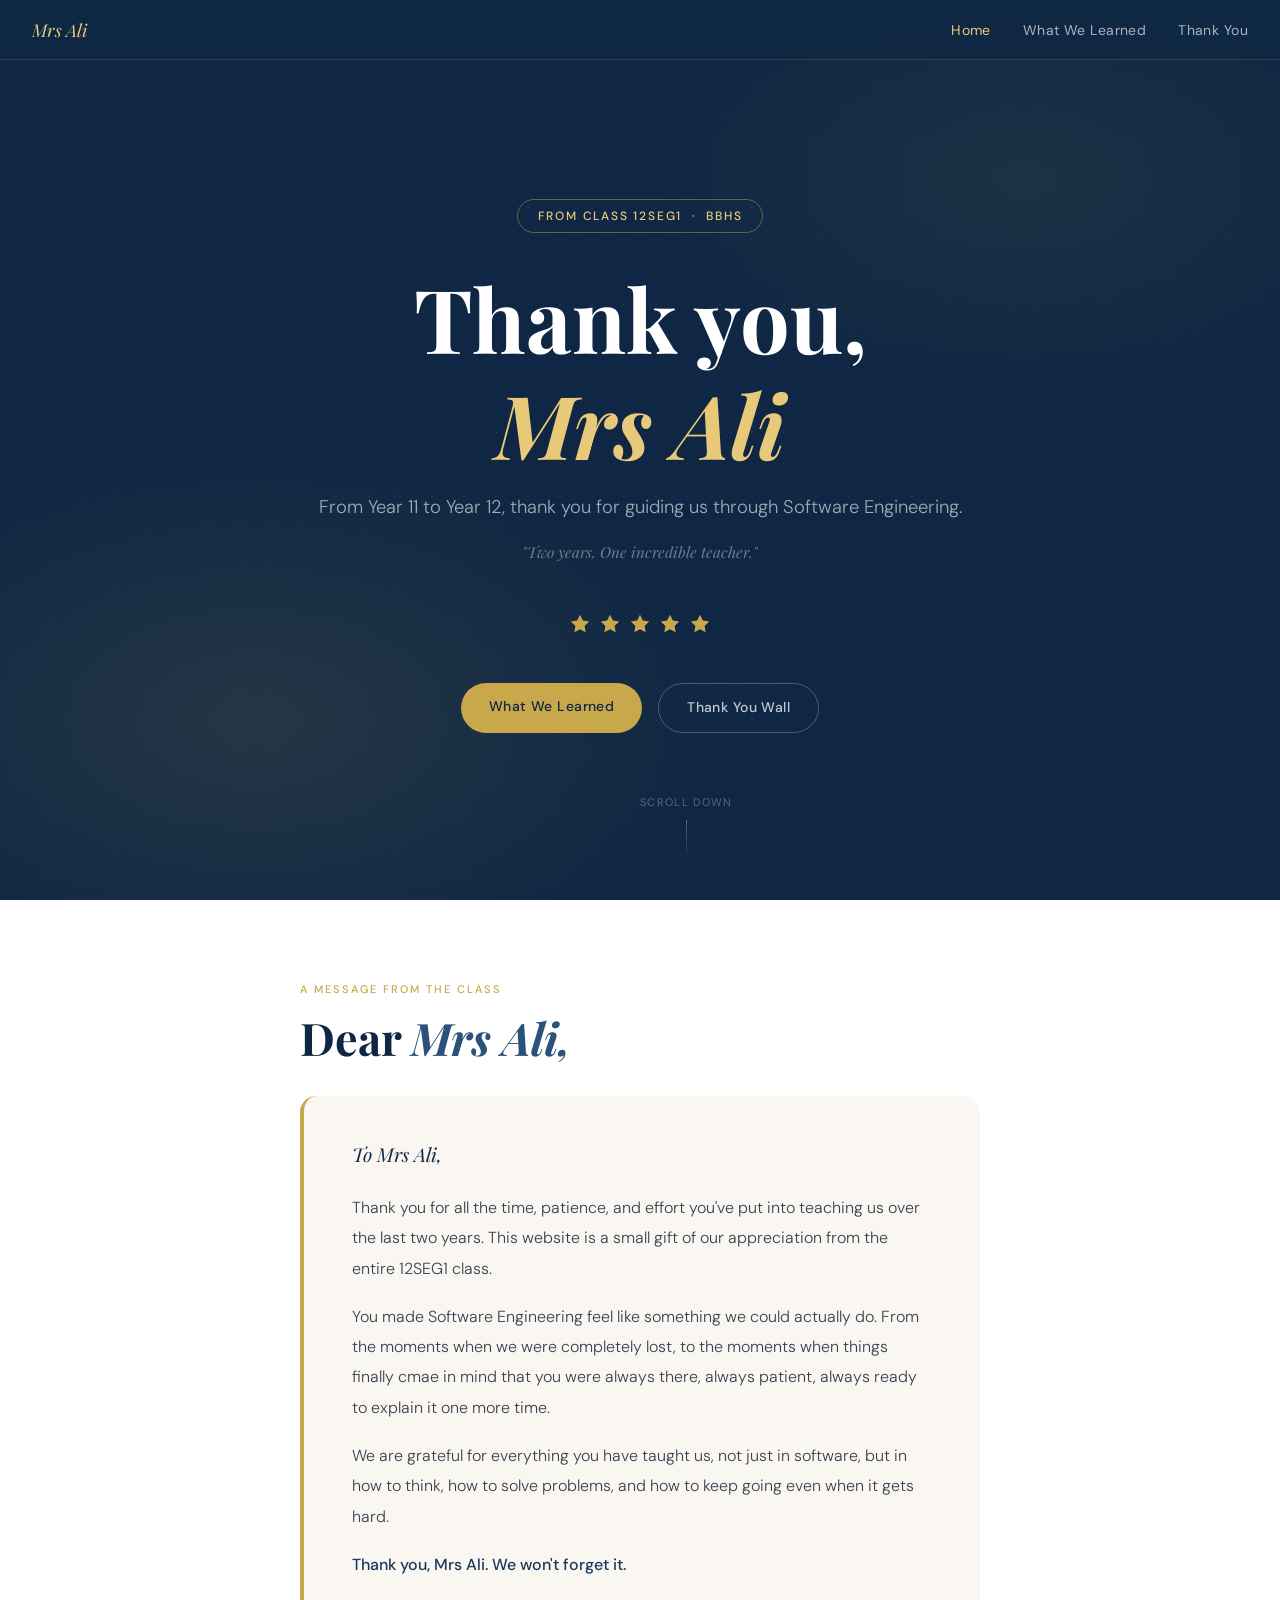
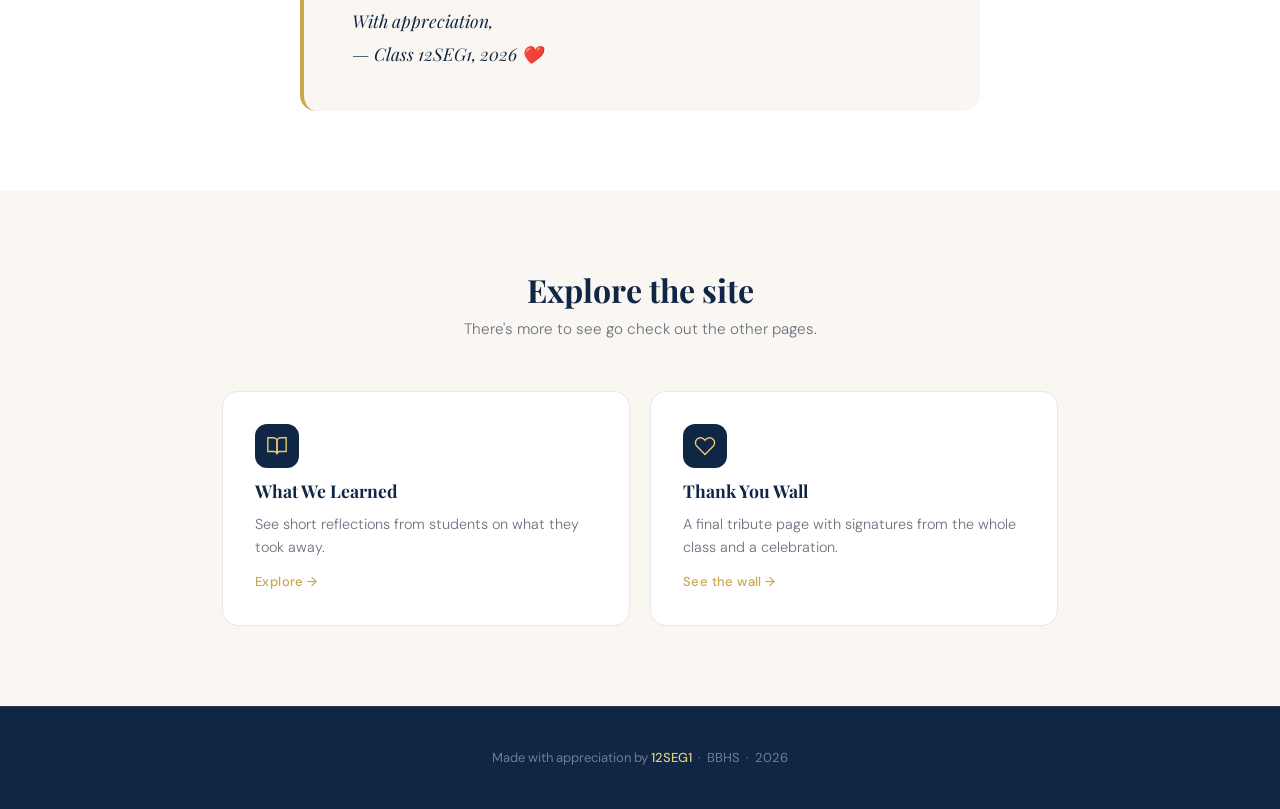
<file: index.html>
<!DOCTYPE html>
<html lang="en">
<head>
  <meta charset="UTF-8">
  <meta name="viewport" content="width=device-width, initial-scale=1.0">
  <title>Thank You, Mrs Ali — 12SEG1</title>
  <link rel="stylesheet" href="CSS/style.css">
</head>
<body>

  <!-- NAVBAR -->
  <nav>
    <a href="index.html" class="nav-logo">Mrs Ali</a>
    <ul class="nav-links">
      <li><a href="index.html" class="active">Home</a></li>
      <li><a href="learned.html">What We Learned</a></li>
      <li><a href="wall.html">Thank You</a></li>
    </ul>
  </nav>

  <!-- HERO -->
  <section class="hero">
    <div class="hero-dots"></div>
    <div class="hero-content">
      <div class="badge">From class 12SEG1 &nbsp;·&nbsp; BBHS</div>
      <h1>Thank you,<br><em>Mrs Ali</em></h1>
      <p class="hero-sub">From Year 11 to Year 12, thank you for guiding us through Software Engineering.</p>
      <p class="hero-tagline">"Two years. One incredible teacher."</p>
      <div class="stars-row">
        <svg class="star" viewBox="0 0 24 24"><path d="M12 2l3.09 6.26L22 9.27l-5 4.87 1.18 6.88L12 17.77l-6.18 3.25L7 14.14 2 9.27l6.91-1.01L12 2z"/></svg>
        <svg class="star" viewBox="0 0 24 24"><path d="M12 2l3.09 6.26L22 9.27l-5 4.87 1.18 6.88L12 17.77l-6.18 3.25L7 14.14 2 9.27l6.91-1.01L12 2z"/></svg>
        <svg class="star" viewBox="0 0 24 24"><path d="M12 2l3.09 6.26L22 9.27l-5 4.87 1.18 6.88L12 17.77l-6.18 3.25L7 14.14 2 9.27l6.91-1.01L12 2z"/></svg>
        <svg class="star" viewBox="0 0 24 24"><path d="M12 2l3.09 6.26L22 9.27l-5 4.87 1.18 6.88L12 17.77l-6.18 3.25L7 14.14 2 9.27l6.91-1.01L12 2z"/></svg>
        <svg class="star" viewBox="0 0 24 24"><path d="M12 2l3.09 6.26L22 9.27l-5 4.87 1.18 6.88L12 17.77l-6.18 3.25L7 14.14 2 9.27l6.91-1.01L12 2z"/></svg>
      </div>
      <div class="hero-nav-btns">
        <a href="learned.html" class="btn btn-primary">What We Learned</a>
        <a href="wall.html" class="btn btn-outline">Thank You Wall</a>
      </div>
    </div>
    <div class="scroll-hint">
      <span>Scroll down</span>
      <div class="scroll-line"></div>
    </div>
  </section>

  <!-- LETTER MESSAGE -->
  <section class="message-section">
    <div class="message-inner" id="message">
      <div class="section-label">A message from the class</div>
      <h2>Dear <em>Mrs Ali,</em></h2>
      <div class="letter">
        <p class="salutation">To Mrs Ali,</p>
        <p>Thank you for all the time, patience, and effort you've put into teaching us over the last two years. This website is a small gift of our appreciation from the entire 12SEG1 class.</p>
        <p>You made Software Engineering feel like something we could actually do. From the moments when we were completely lost, to the moments when things finally cmae in mind that you were always there, always patient, always ready to explain it one more time.</p>
        <p>We are grateful for everything you have taught us, not just in software, but in how to think, how to solve problems, and how to keep going even when it gets hard.</p>
        <p><strong>Thank you, Mrs Ali. We won't forget it.</strong></p>
        <p class="closing">With appreciation,<br>— Class 12SEG1, 2026 ❤️</p>
      </div>
    </div>
  </section>

  <!-- QUICK LINKS -->
  <section class="links-section">
    <h2>Explore the site</h2>
    <p class="links-sub">There's more to see go check out the other pages.</p>
    <div class="links-grid">

      <a href="learned.html" class="link-card" id="lc1">
        <div class="link-card-icon">
          <svg viewBox="0 0 24 24"><path d="M2 3h6a4 4 0 0 1 4 4v14a3 3 0 0 0-3-3H2z"/><path d="M22 3h-6a4 4 0 0 0-4 4v14a3 3 0 0 1 3-3h7z"/></svg>
        </div>
        <h3>What We Learned</h3>
        <p>See short reflections from students on what they took away.</p>
        <span class="arrow">Explore →</span>
      </a>

      <a href="wall.html" class="link-card" id="lc2">
        <div class="link-card-icon">
          <svg viewBox="0 0 24 24"><path d="M20.84 4.61a5.5 5.5 0 0 0-7.78 0L12 5.67l-1.06-1.06a5.5 5.5 0 0 0-7.78 7.78l1.06 1.06L12 21.23l7.78-7.78 1.06-1.06a5.5 5.5 0 0 0 0-7.78z"/></svg>
        </div>
        <h3>Thank You Wall</h3>
        <p>A final tribute page with signatures from the whole class and a celebration.</p>
        <span class="arrow">See the wall →</span>
      </a>

    </div>
  </section>

  <!-- FOOTER -->
  <footer>
    Made with appreciation by <span>12SEG1</span> &nbsp;·&nbsp; BBHS &nbsp;·&nbsp; 2026
  </footer>

  <script>
    const observer = new IntersectionObserver(els => {
      els.forEach(el => { if (el.isIntersecting) { el.target.classList.add('visible'); observer.unobserve(el.target); } });
    }, { threshold: 0.1 });

    ['message', 'lc1', 'lc2'].forEach(id => {
      const el = document.getElementById(id);
      if (el) observer.observe(el);
    });
  </script>

</body>
</html>
</file>
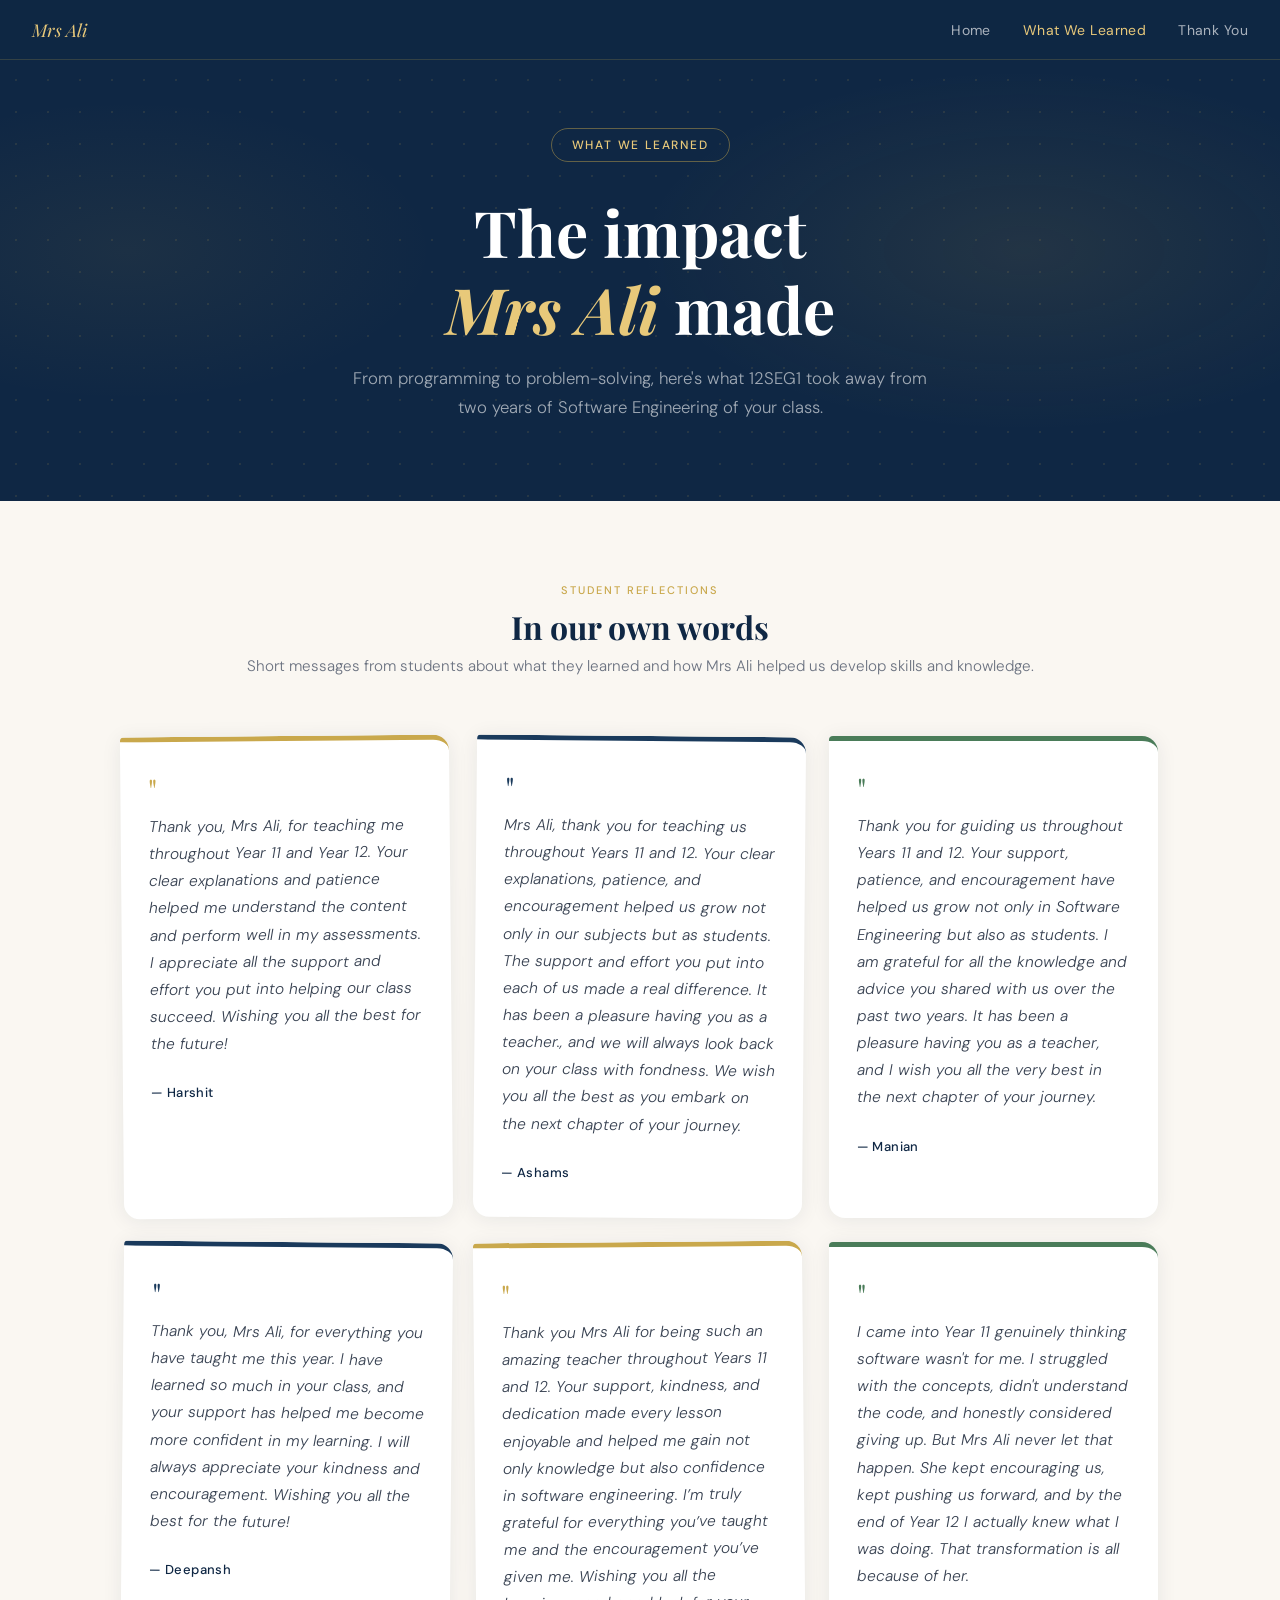
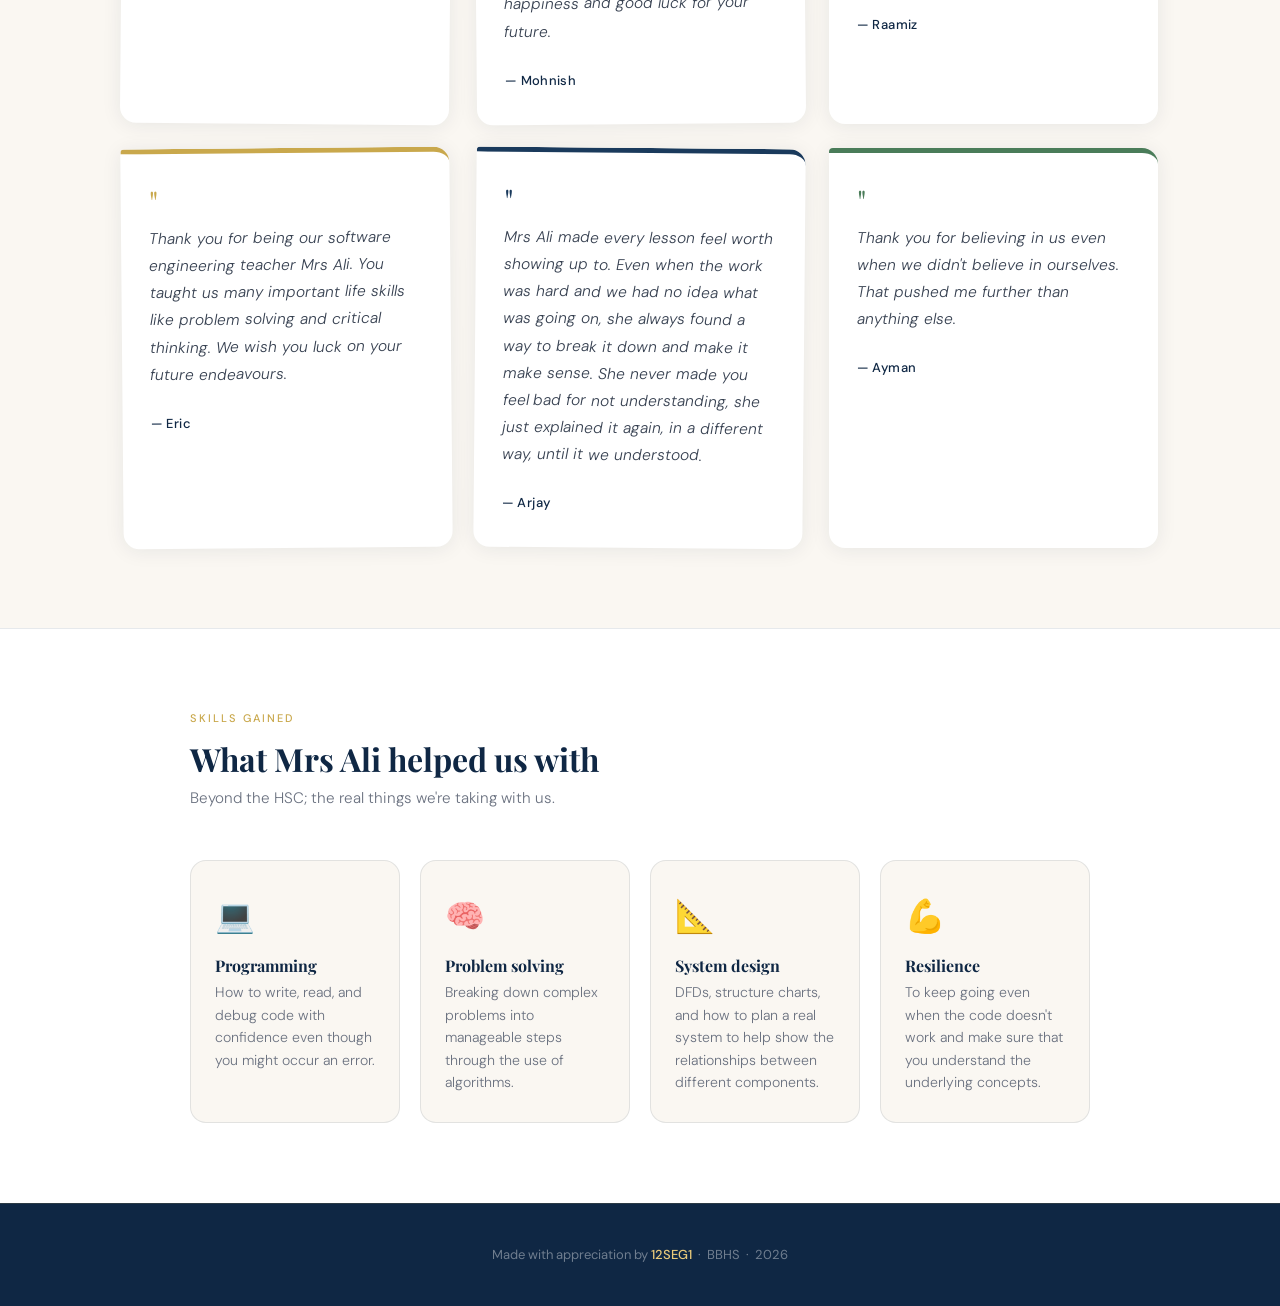
<file: learned.html>
<!DOCTYPE html>
<html lang="en">
<head>
  <meta charset="UTF-8">
  <meta name="viewport" content="width=device-width, initial-scale=1.0">
  <title>What We Learned — Mrs Ali · 12SEG1</title>
  <link rel="stylesheet" href="CSS/style.css">
  <style>
    .learned-hero {
      background: var(--navy);
      padding: 8rem 2rem 5rem;
      text-align: center;
      position: relative;
      overflow: hidden;
    }

    .learned-hero::before {
      content: '';
      position: absolute;
      inset: 0;
      background:
        radial-gradient(ellipse 50% 60% at 80% 50%, rgba(201,168,76,0.10) 0%, transparent 60%),
        radial-gradient(ellipse 40% 50% at 10% 50%, rgba(201,168,76,0.07) 0%, transparent 60%);
      pointer-events: none;
    }

    .learned-hero .hero-dots {
      position: absolute;
      inset: 0;
      background-image: radial-gradient(rgba(201,168,76,0.12) 1px, transparent 1px);
      background-size: 32px 32px;
      pointer-events: none;
    }

    .learned-hero-content { position: relative; z-index: 1; max-width: 600px; margin: 0 auto; }

    .learned-hero h1 {
      font-family: 'Playfair Display', serif;
      font-size: clamp(2.5rem, 6vw, 4rem);
      color: #fff;
      margin-bottom: 1rem;
      opacity: 0;
      animation: fadeUp 0.8s ease 0.3s forwards;
    }

    .learned-hero h1 em { color: var(--gold-light); }

    .learned-hero p {
      color: rgba(255,255,255,0.6);
      font-size: 1.05rem;
      font-weight: 300;
      opacity: 0;
      animation: fadeUp 0.8s ease 0.5s forwards;
    }

    /* STICKY NOTES GRID */
    .notes-section {
      max-width: 1100px;
      margin: 0 auto;
      padding: 5rem 2rem;
    }

    .notes-section .section-label {
      text-align: center;
      margin-bottom: 0.5rem;
    }

    .notes-section h2 {
      font-size: 2rem;
      color: var(--navy);
      text-align: center;
      margin-bottom: 0.5rem;
    }

    .notes-sub {
      text-align: center;
      color: var(--muted);
      font-size: 0.95rem;
      margin-bottom: 3.5rem;
    }

    .notes-grid {
      display: grid;
      grid-template-columns: repeat(auto-fill, minmax(260px, 1fr));
      gap: 1.5rem;
    }

    .note {
      background: var(--white);
      border-radius: 4px 16px 16px 16px;
      padding: 2rem 1.75rem;
      position: relative;
      border-top: 5px solid var(--gold);
      box-shadow: 0 2px 20px rgba(15,39,68,0.08);
      opacity: 0;
      transform: translateY(24px) rotate(-0.5deg);
      transition: opacity 0.6s ease, transform 0.6s ease, box-shadow 0.25s ease;
    }

    .note:nth-child(even) {
      transform: translateY(24px) rotate(0.5deg);
      border-top-color: var(--navy-mid);
    }

    .note:nth-child(3n) {
      border-top-color: #4a7c59;
    }

    .note.visible {
      opacity: 1;
      transform: translateY(0) rotate(-0.5deg);
    }

    .note:nth-child(even).visible {
      transform: translateY(0) rotate(0.5deg);
    }

    .note:nth-child(3n).visible {
      transform: translateY(0) rotate(0deg);
    }

    .note:hover {
      box-shadow: 0 8px 32px rgba(15,39,68,0.14);
      transform: translateY(-4px) rotate(0deg) !important;
    }

    .note-quote {
      font-size: 2rem;
      color: var(--gold);
      font-family: 'Playfair Display', serif;
      line-height: 1;
      margin-bottom: 0.5rem;
    }

    .note:nth-child(even) .note-quote { color: var(--navy-mid); }
    .note:nth-child(3n) .note-quote { color: #4a7c59; }

    .note p {
      font-size: 0.97rem;
      line-height: 1.75;
      color: #374151;
      font-style: italic;
      margin-bottom: 1.25rem;
    }

    .note-author {
      font-size: 13px;
      font-weight: 500;
      color: var(--navy);
      font-style: normal;
      letter-spacing: 0.03em;
    }

    /* CATEGORIES */
    .categories {
      background: var(--white);
      padding: 5rem 2rem;
      border-top: 1px solid var(--border);
    }

    .categories-inner {
      max-width: 900px;
      margin: 0 auto;
    }

    .categories h2 {
      font-size: 2rem;
      color: var(--navy);
      margin-bottom: 0.5rem;
    }

    .categories-sub {
      color: var(--muted);
      font-size: 0.95rem;
      margin-bottom: 3rem;
    }

    .cat-grid {
      display: grid;
      grid-template-columns: repeat(auto-fit, minmax(200px, 1fr));
      gap: 1.25rem;
    }

    .cat-card {
      background: var(--cream);
      border-radius: 16px;
      padding: 1.75rem 1.5rem;
      border: 1px solid var(--border);
      opacity: 0;
      transform: translateY(20px);
      transition: opacity 0.6s ease, transform 0.6s ease;
    }

    .cat-card.visible { opacity: 1; transform: translateY(0); }

    .cat-icon {
      font-size: 2rem;
      margin-bottom: 0.75rem;
    }

    .cat-card h3 {
      font-size: 1rem;
      color: var(--navy);
      margin-bottom: 0.4rem;
      font-family: 'Playfair Display', serif;
    }

    .cat-card p {
      font-size: 0.88rem;
      color: var(--muted);
      line-height: 1.6;
    }
  </style>
</head>
<body>

  <!-- NAVBAR -->
  <nav>
    <a href="index.html" class="nav-logo">Mrs Ali</a>
    <ul class="nav-links">
      <li><a href="index.html">Home</a></li>
      <li><a href="learned.html" class="active">What We Learned</a></li>
      <li><a href="wall.html">Thank You</a></li>
    </ul>
  </nav>

  <!-- HERO -->
  <section class="learned-hero">
    <div class="hero-dots"></div>
    <div class="learned-hero-content">
      <div class="badge" style="opacity:0;animation:fadeUp 0.8s ease 0.1s forwards;">What We Learned</div>
      <h1>The impact<br><em>Mrs Ali</em> made</h1>
      <p>From programming to problem-solving, here's what 12SEG1 took away from two years of Software Engineering of your class.</p>
    </div>
  </section>

  <!-- STICKY NOTES -->
  <section class="notes-section">
    <div class="section-label">Student reflections</div>
    <h2>In our own words</h2>
    <p class="notes-sub">Short messages from students about what they learned and how Mrs Ali helped us develop skills and knowledge.</p>

    <div class="notes-grid">

      <div class="note">
        <div class="note-quote">"</div>
        <p>Thank you, Mrs Ali, for teaching me throughout Year 11 and Year 12. Your clear explanations and patience helped me understand the content and perform well in my assessments. I appreciate all the support and effort you put into helping our class succeed. Wishing you all the best for the future!</p>
        <span class="note-author">— Harshit</span>
      </div>

      <div class="note">
        <div class="note-quote">"</div>
        <p>Mrs Ali, thank you for teaching us throughout Years 11 and 12. Your clear explanations, patience, and encouragement helped us grow not only in our subjects but as students. The support and effort you put into each of us made a real difference. It has been a pleasure having you as a teacher., and we will always look back on your class with fondness. We wish you all the best as you embark on the next chapter of your journey. </p>
        <span class="note-author">— Ashams</span>
      </div>

      <div class="note">
        <div class="note-quote">"</div>
        <p>Thank you for guiding us throughout Years 11 and 12. Your support, patience, and encouragement have helped us grow not only in Software Engineering but also as students. I am grateful for all the knowledge and advice you shared with us over the past two years. It has been a pleasure having you as a teacher, and I wish you all the very best in the next chapter of your journey.</p>
        <span class="note-author">— Manian</span>
      </div>

      <div class="note">
        <div class="note-quote">"</div>
        <p>Thank you, Mrs Ali, for everything you have taught me this year. I have learned so much in your class, and your support has helped me become more confident in my learning. I will always appreciate your kindness and encouragement. Wishing you all the best for the future!</p>
        <span class="note-author">— Deepansh</span>
      </div>

      <div class="note">
        <div class="note-quote">"</div>
        <p>Thank you Mrs Ali for being such an amazing teacher throughout Years 11 and 12. Your support, kindness, and dedication made every lesson enjoyable and helped me gain not only knowledge but also confidence in software engineering. I’m truly grateful for everything you’ve taught me and the encouragement you’ve given me. Wishing you all the happiness and good luck for your future.</p>
        <span class="note-author">— Mohnish</span>
      </div>

      <div class="note">
        <div class="note-quote">"</div>
        <p>I came into Year 11 genuinely thinking software wasn't for me. I struggled with the concepts, didn't understand the code, and honestly considered giving up. But Mrs Ali never let that happen. She kept encouraging us, kept pushing us forward, and by the end of Year 12 I actually knew what I was doing. That transformation is all because of her.</p>
        <span class="note-author">— Raamiz</span>
      </div>

      <div class="note">
        <div class="note-quote">"</div>
        <p>Thank you for being our software engineering teacher Mrs Ali. You taught us many important life skills like problem solving and critical thinking. We wish you luck on your future endeavours.</p>
        <span class="note-author">— Eric</span>
      </div>

      <div class="note">
        <div class="note-quote">"</div>
        <p>Mrs Ali made every lesson feel worth showing up to. Even when the work was hard and we had no idea what was going on, she always found a way to break it down and make it make sense. She never made you feel bad for not understanding, she just explained it again, in a different way, until it we understood.</p>
        <span class="note-author">— Arjay</span>
      </div>

      <div class="note">
        <div class="note-quote">"</div>
        <p>Thank you for believing in us even when we didn't believe in ourselves. That pushed me further than anything else.</p>
        <span class="note-author">— Ayman</span>
      </div>

    </div>
  </section>

  <!-- CATEGORIES -->
  <section class="categories">
    <div class="categories-inner">
      <div class="section-label">Skills gained</div>
      <h2>What Mrs Ali helped us with</h2>
      <p class="categories-sub">Beyond the HSC; the real things we're taking with us.</p>
      <div class="cat-grid">

        <div class="cat-card" id="cc1">
          <div class="cat-icon">💻</div>
          <h3>Programming</h3>
          <p>How to write, read, and debug code with confidence even though you might occur an error.</p>
        </div>

        <div class="cat-card" id="cc2">
          <div class="cat-icon">🧠</div>
          <h3>Problem solving</h3>
          <p>Breaking down complex problems into manageable steps through the use of algorithms.</p>
        </div>

        <div class="cat-card" id="cc3">
          <div class="cat-icon">📐</div>
          <h3>System design</h3>
          <p>DFDs, structure charts, and how to plan a real system to help show the relationships between different components.</p>
        </div>

        <div class="cat-card" id="cc4">
          <div class="cat-icon">💪</div>
          <h3>Resilience</h3>
          <p>To keep going even when the code doesn't work and make sure that you understand the underlying concepts.</p>
        </div>

      </div>
    </div>
  </section>

  <!-- FOOTER -->
  <footer>
    Made with appreciation by <span>12SEG1</span> &nbsp;·&nbsp; BBHS &nbsp;·&nbsp; 2026
  </footer>

  <script>
    const observer = new IntersectionObserver(els => {
      els.forEach(el => { if (el.isIntersecting) { el.target.classList.add('visible'); observer.unobserve(el.target); } });
    }, { threshold: 0.1 });

    document.querySelectorAll('.note, .cat-card').forEach(el => observer.observe(el));
  </script>

</body>
</html>
</file>
<file: CSS/style.css>
/* ================================
   THANK YOU MRS ALI — 12SEG1
   Global Styles
================================ */

@import url('https://fonts.googleapis.com/css2?family=Playfair+Display:ital,wght@0,400;0,700;1,400&family=DM+Sans:wght@300;400;500&display=swap');

*, *::before, *::after {
  box-sizing: border-box;
  margin: 0;
  padding: 0;
}

:root {
  --navy:       #0f2744;
  --navy-mid:   #1a3a5c;
  --navy-light: #2a527a;
  --gold:       #c9a84c;
  --gold-light: #e8c97a;
  --cream:      #faf7f2;
  --white:      #ffffff;
  --text:       #1a1a2e;
  --muted:      #6b7280;
  --border:     rgba(15, 39, 68, 0.10);
  --shadow:     0 4px 60px rgba(15, 39, 68, 0.10), 0 1px 4px rgba(15, 39, 68, 0.06);
}

html {
  scroll-behavior: smooth;
}

body {
  font-family: 'DM Sans', sans-serif;
  background: var(--cream);
  color: var(--text);
  min-height: 100vh;
  overflow-x: hidden;
  font-size: 16px;
  line-height: 1.7;
}

/* ================================
   TYPOGRAPHY
================================ */

h1, h2, h3 {
  font-family: 'Playfair Display', serif;
  line-height: 1.2;
}

p { font-weight: 300; }

em { font-style: italic; }

strong {
  font-weight: 500;
  color: var(--navy-mid);
}

/* ================================
   NAVBAR
================================ */

nav {
  position: fixed;
  top: 0; left: 0; right: 0;
  z-index: 100;
  background: rgba(15, 39, 68, 0.95);
  backdrop-filter: blur(10px);
  padding: 0 2rem;
  display: flex;
  align-items: center;
  justify-content: space-between;
  height: 60px;
  border-bottom: 1px solid rgba(201, 168, 76, 0.2);
}

.nav-logo {
  font-family: 'Playfair Display', serif;
  color: var(--gold-light);
  font-size: 1.1rem;
  font-style: italic;
  text-decoration: none;
}

.nav-links {
  display: flex;
  gap: 2rem;
  list-style: none;
}

.nav-links a {
  color: rgba(255,255,255,0.65);
  text-decoration: none;
  font-size: 14px;
  font-weight: 400;
  letter-spacing: 0.03em;
  transition: color 0.2s ease;
}

.nav-links a:hover,
.nav-links a.active {
  color: var(--gold-light);
}

/* ================================
   HERO
================================ */

.hero {
  background: var(--navy);
  min-height: 100vh;
  display: flex;
  flex-direction: column;
  align-items: center;
  justify-content: center;
  text-align: center;
  padding: 6rem 2rem 4rem;
  position: relative;
  overflow: hidden;
}

.hero::before {
  content: '';
  position: absolute;
  inset: 0;
  background:
    radial-gradient(ellipse 60% 50% at 20% 80%, rgba(201,168,76,0.12) 0%, transparent 60%),
    radial-gradient(ellipse 50% 40% at 80% 20%, rgba(201,168,76,0.08) 0%, transparent 60%);
  pointer-events: none;
}

.hero-dots {
  position: absolute;
  inset: 0;
  background-image: radial-gradient(rgba(201,168,76,0.12) 1px, transparent 1px);
  background-size: 32px 32px;
  pointer-events: none;
}

.hero-content {
  position: relative;
  z-index: 1;
  max-width: 720px;
}

.badge {
  display: inline-block;
  border: 1px solid rgba(201,168,76,0.45);
  color: var(--gold-light);
  font-size: 12px;
  letter-spacing: 0.15em;
  text-transform: uppercase;
  padding: 6px 20px;
  border-radius: 100px;
  margin-bottom: 2rem;
  font-weight: 500;
  opacity: 0;
  animation: fadeUp 0.8s ease 0.2s forwards;
}

.hero h1 {
  font-size: clamp(3rem, 8vw, 5.5rem);
  color: #fff;
  margin-bottom: 1rem;
  opacity: 0;
  animation: fadeUp 0.8s ease 0.4s forwards;
}

.hero h1 em { color: var(--gold-light); }

.hero-sub {
  font-size: 1.15rem;
  color: rgba(255,255,255,0.6);
  font-weight: 300;
  margin-bottom: 1rem;
  opacity: 0;
  animation: fadeUp 0.8s ease 0.6s forwards;
}

.hero-tagline {
  font-size: 0.95rem;
  color: rgba(255,255,255,0.4);
  font-style: italic;
  font-family: 'Playfair Display', serif;
  margin-bottom: 3rem;
  opacity: 0;
  animation: fadeUp 0.8s ease 0.7s forwards;
}

.stars-row {
  display: flex;
  gap: 8px;
  justify-content: center;
  margin-bottom: 3rem;
  opacity: 0;
  animation: fadeUp 0.8s ease 0.8s forwards;
}

.star {
  width: 22px;
  height: 22px;
  fill: var(--gold);
}

.hero-nav-btns {
  display: flex;
  gap: 1rem;
  justify-content: center;
  flex-wrap: wrap;
  opacity: 0;
  animation: fadeUp 0.8s ease 1s forwards;
}

.btn {
  display: inline-block;
  padding: 12px 28px;
  border-radius: 100px;
  font-size: 14px;
  font-weight: 500;
  text-decoration: none;
  letter-spacing: 0.03em;
  transition: all 0.2s ease;
  cursor: pointer;
  border: none;
}

.btn-primary {
  background: var(--gold);
  color: var(--navy);
}

.btn-primary:hover {
  background: var(--gold-light);
  transform: translateY(-2px);
}

.btn-outline {
  background: transparent;
  color: rgba(255,255,255,0.75);
  border: 1px solid rgba(255,255,255,0.25);
}

.btn-outline:hover {
  border-color: var(--gold-light);
  color: var(--gold-light);
  transform: translateY(-2px);
}

.scroll-hint {
  position: absolute;
  bottom: 2.5rem;
  left: 50%;
  transform: translateX(-50%);
  display: flex;
  flex-direction: column;
  align-items: center;
  gap: 8px;
  color: rgba(255,255,255,0.3);
  font-size: 11px;
  letter-spacing: 0.12em;
  text-transform: uppercase;
  opacity: 0;
  animation: fadeUp 0.8s ease 1.2s forwards;
}

.scroll-line {
  width: 1px;
  height: 40px;
  background: linear-gradient(to bottom, rgba(255,255,255,0.3), transparent);
  animation: scrollPulse 2s ease infinite;
}

/* ================================
   PHOTO SECTION
================================ */

.photo-section {
  max-width: 800px;
  margin: 0 auto;
  padding: 5rem 2rem;
  text-align: center;
}

.photo-placeholder {
  width: 100%;
  max-width: 600px;
  height: 360px;
  border-radius: 20px;
  background: var(--navy);
  display: flex;
  flex-direction: column;
  align-items: center;
  justify-content: center;
  gap: 1rem;
  margin: 0 auto 2rem;
  border: 2px dashed rgba(201,168,76,0.3);
  opacity: 0;
  transform: translateY(30px);
  transition: opacity 0.7s ease, transform 0.7s ease;
}

.photo-placeholder.visible {
  opacity: 1;
  transform: translateY(0);
}

.photo-placeholder svg {
  width: 48px;
  height: 48px;
  stroke: rgba(201,168,76,0.5);
  fill: none;
  stroke-width: 1.5;
}

.photo-placeholder p {
  color: rgba(255,255,255,0.4);
  font-size: 14px;
  font-style: italic;
}

.photo-caption {
  font-family: 'Playfair Display', serif;
  font-style: italic;
  color: var(--muted);
  font-size: 1rem;
}

/* ================================
   MESSAGE SECTION
================================ */

.message-section {
  background: var(--white);
  padding: 5rem 2rem;
}

.message-inner {
  max-width: 680px;
  margin: 0 auto;
  opacity: 0;
  transform: translateY(30px);
  transition: opacity 0.7s ease, transform 0.7s ease;
}

.message-inner.visible {
  opacity: 1;
  transform: translateY(0);
}

.section-label {
  font-size: 11px;
  letter-spacing: 0.18em;
  text-transform: uppercase;
  color: var(--gold);
  font-weight: 500;
  margin-bottom: 0.75rem;
}

.message-inner h2 {
  font-size: clamp(1.8rem, 4vw, 2.8rem);
  color: var(--navy);
  margin-bottom: 2rem;
}

.message-inner h2 em { color: var(--navy-light); }

.letter {
  background: var(--cream);
  border-radius: 16px;
  padding: 2.5rem 3rem;
  border-left: 4px solid var(--gold);
}

.letter .salutation {
  font-family: 'Playfair Display', serif;
  font-size: 1.2rem;
  color: var(--navy);
  font-style: italic;
  margin-bottom: 1.25rem;
}

.letter p {
  font-size: 1rem;
  line-height: 1.9;
  color: #374151;
  margin-bottom: 1.1rem;
}

.letter p:last-child { margin-bottom: 0; }

.letter .closing {
  font-family: 'Playfair Display', serif;
  font-style: italic;
  color: var(--navy);
  margin-top: 1.5rem;
  font-size: 1.1rem;
}

/* ================================
   QUICK LINKS SECTION
================================ */

.links-section {
  padding: 5rem 2rem;
  max-width: 900px;
  margin: 0 auto;
}

.links-section h2 {
  font-size: 2rem;
  color: var(--navy);
  margin-bottom: 0.5rem;
  text-align: center;
}

.links-sub {
  text-align: center;
  color: var(--muted);
  font-size: 0.95rem;
  margin-bottom: 3rem;
}

.links-grid {
  display: grid;
  grid-template-columns: repeat(auto-fit, minmax(240px, 1fr));
  gap: 1.25rem;
}

.link-card {
  background: var(--white);
  border-radius: 16px;
  padding: 2rem;
  text-decoration: none;
  border: 1px solid var(--border);
  transition: all 0.25s ease;
  display: flex;
  flex-direction: column;
  gap: 0.75rem;
  opacity: 0;
  transform: translateY(20px);
  transition: opacity 0.6s ease, transform 0.6s ease, box-shadow 0.25s ease, border-color 0.25s ease;
}

.link-card.visible {
  opacity: 1;
  transform: translateY(0);
}

.link-card:hover {
  box-shadow: var(--shadow);
  border-color: rgba(201,168,76,0.4);
}

.link-card-icon {
  width: 44px;
  height: 44px;
  background: var(--navy);
  border-radius: 12px;
  display: flex;
  align-items: center;
  justify-content: center;
}

.link-card-icon svg {
  width: 22px;
  height: 22px;
  stroke: var(--gold-light);
  fill: none;
  stroke-width: 1.5;
}

.link-card h3 {
  font-size: 1.1rem;
  color: var(--navy);
  font-family: 'Playfair Display', serif;
}

.link-card p {
  font-size: 0.9rem;
  color: var(--muted);
  line-height: 1.6;
}

.link-card .arrow {
  margin-top: auto;
  font-size: 13px;
  color: var(--gold);
  font-weight: 500;
  letter-spacing: 0.03em;
}

/* ================================
   FOOTER
================================ */

footer {
  background: var(--navy);
  text-align: center;
  padding: 2.5rem 2rem;
  font-size: 13px;
  color: rgba(255,255,255,0.4);
  border-top: 1px solid rgba(201,168,76,0.15);
}

footer span {
  color: var(--gold-light);
  font-weight: 500;
}

/* ================================
   ANIMATIONS
================================ */

@keyframes fadeUp {
  from { opacity: 0; transform: translateY(24px); }
  to   { opacity: 1; transform: translateY(0); }
}

@keyframes scrollPulse {
  0%, 100% { opacity: 0.3; }
  50%       { opacity: 0.7; }
}

/* ================================
   RESPONSIVE
================================ */

@media (max-width: 640px) {
  .nav-links { display: none; }
  .letter { padding: 1.75rem 1.5rem; }
  .hero-nav-btns { flex-direction: column; align-items: center; }
}
</file>
